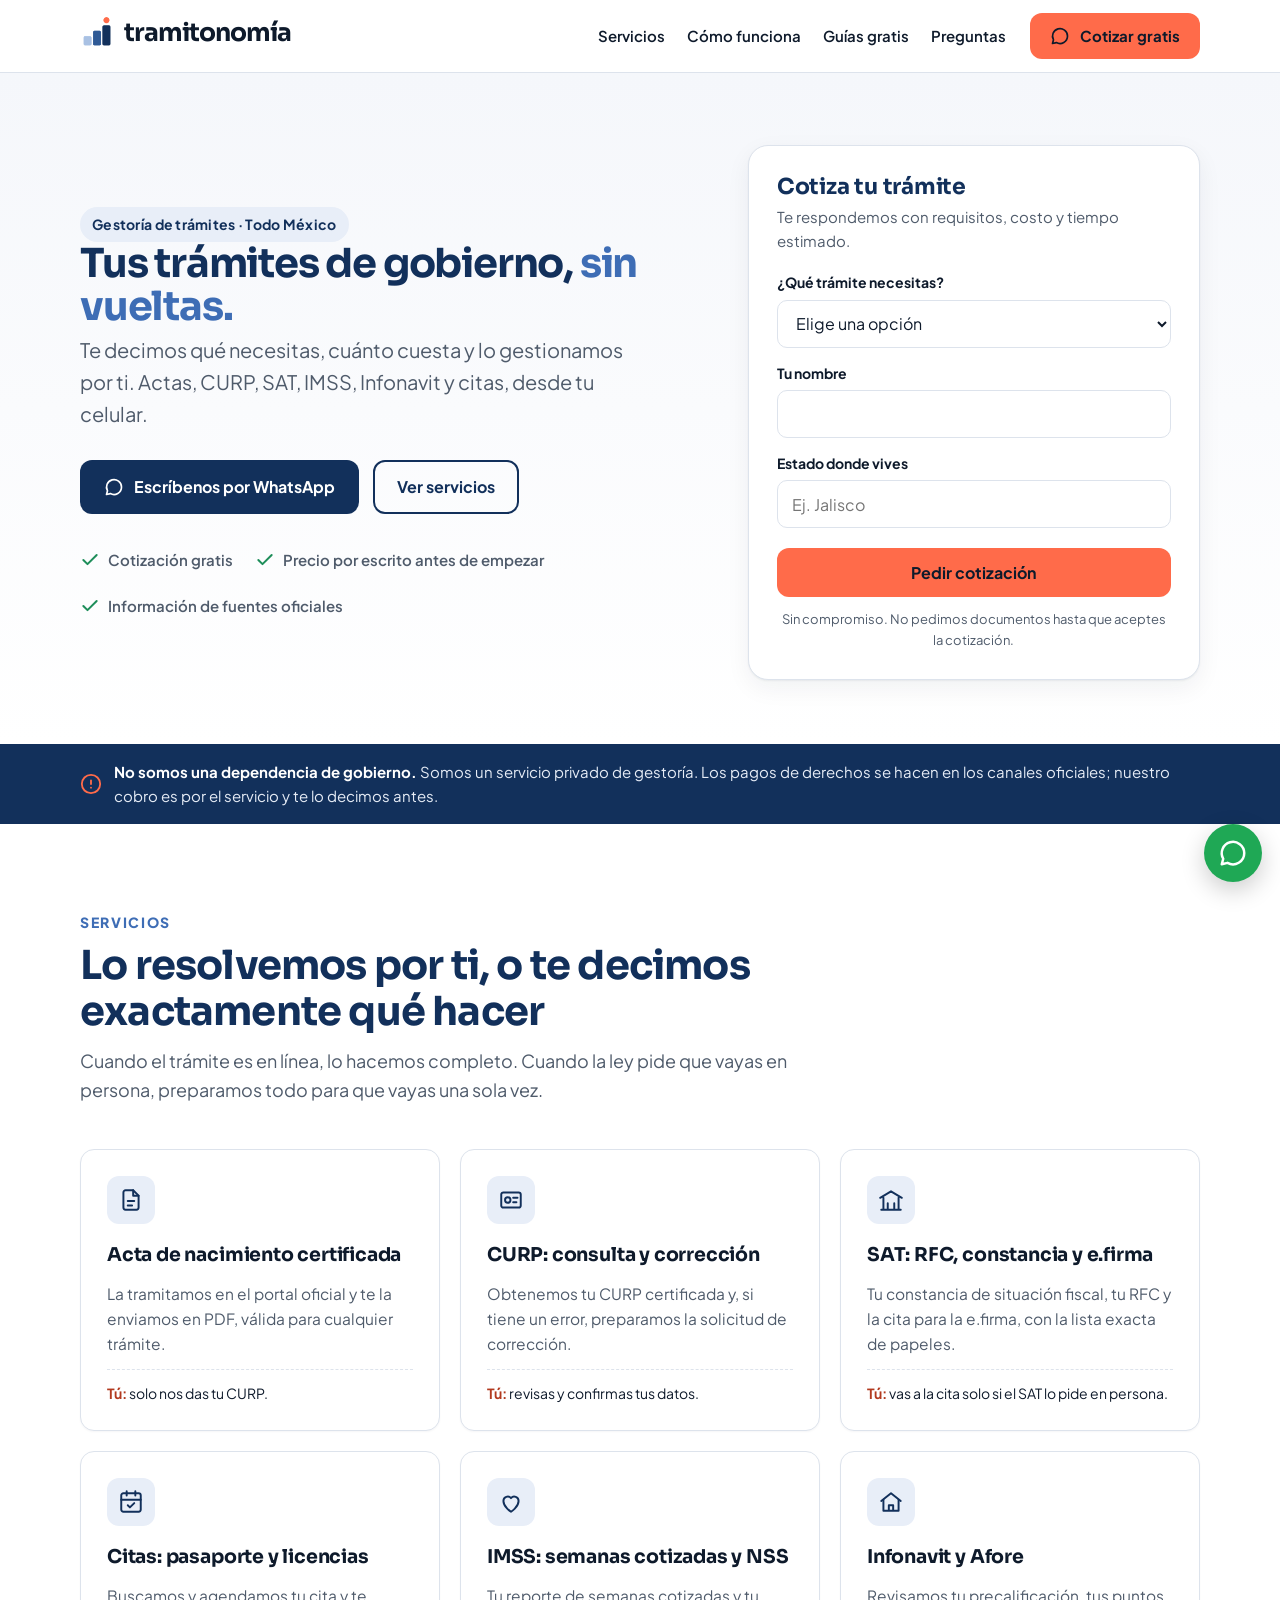
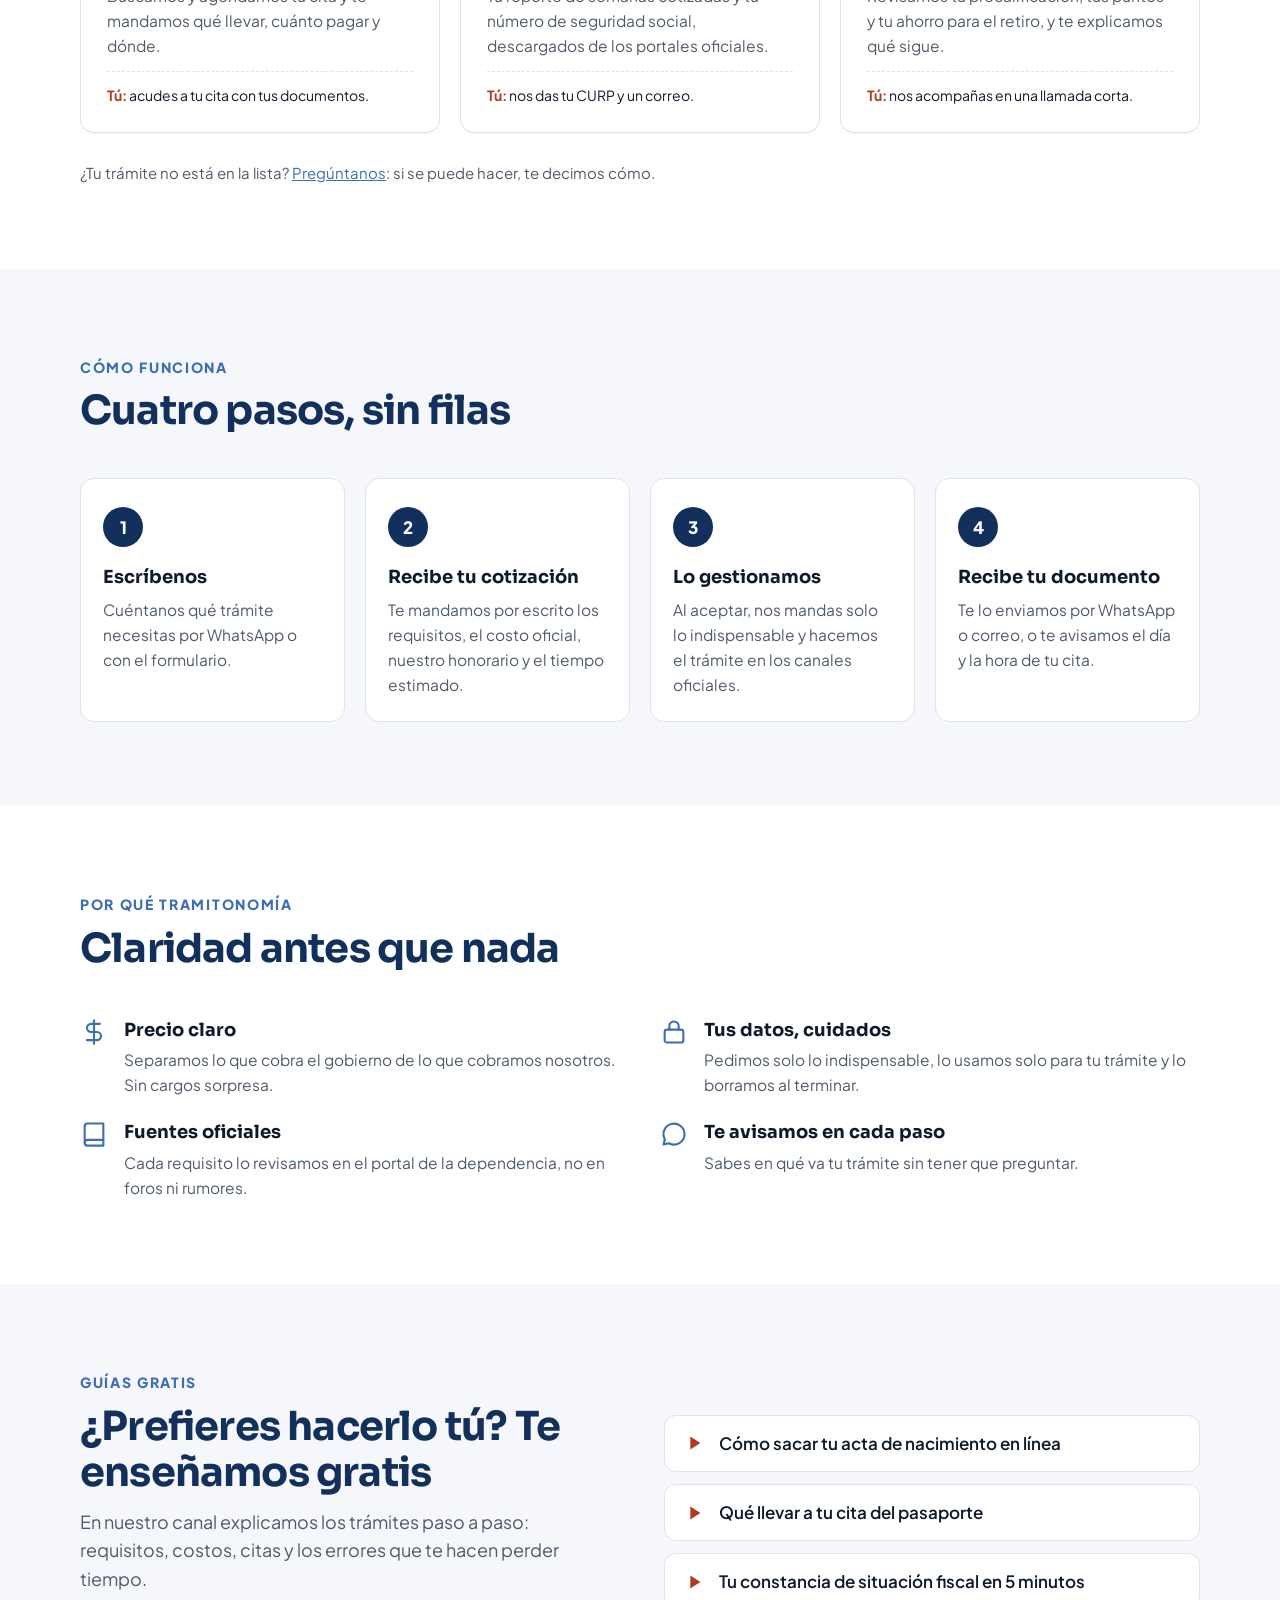
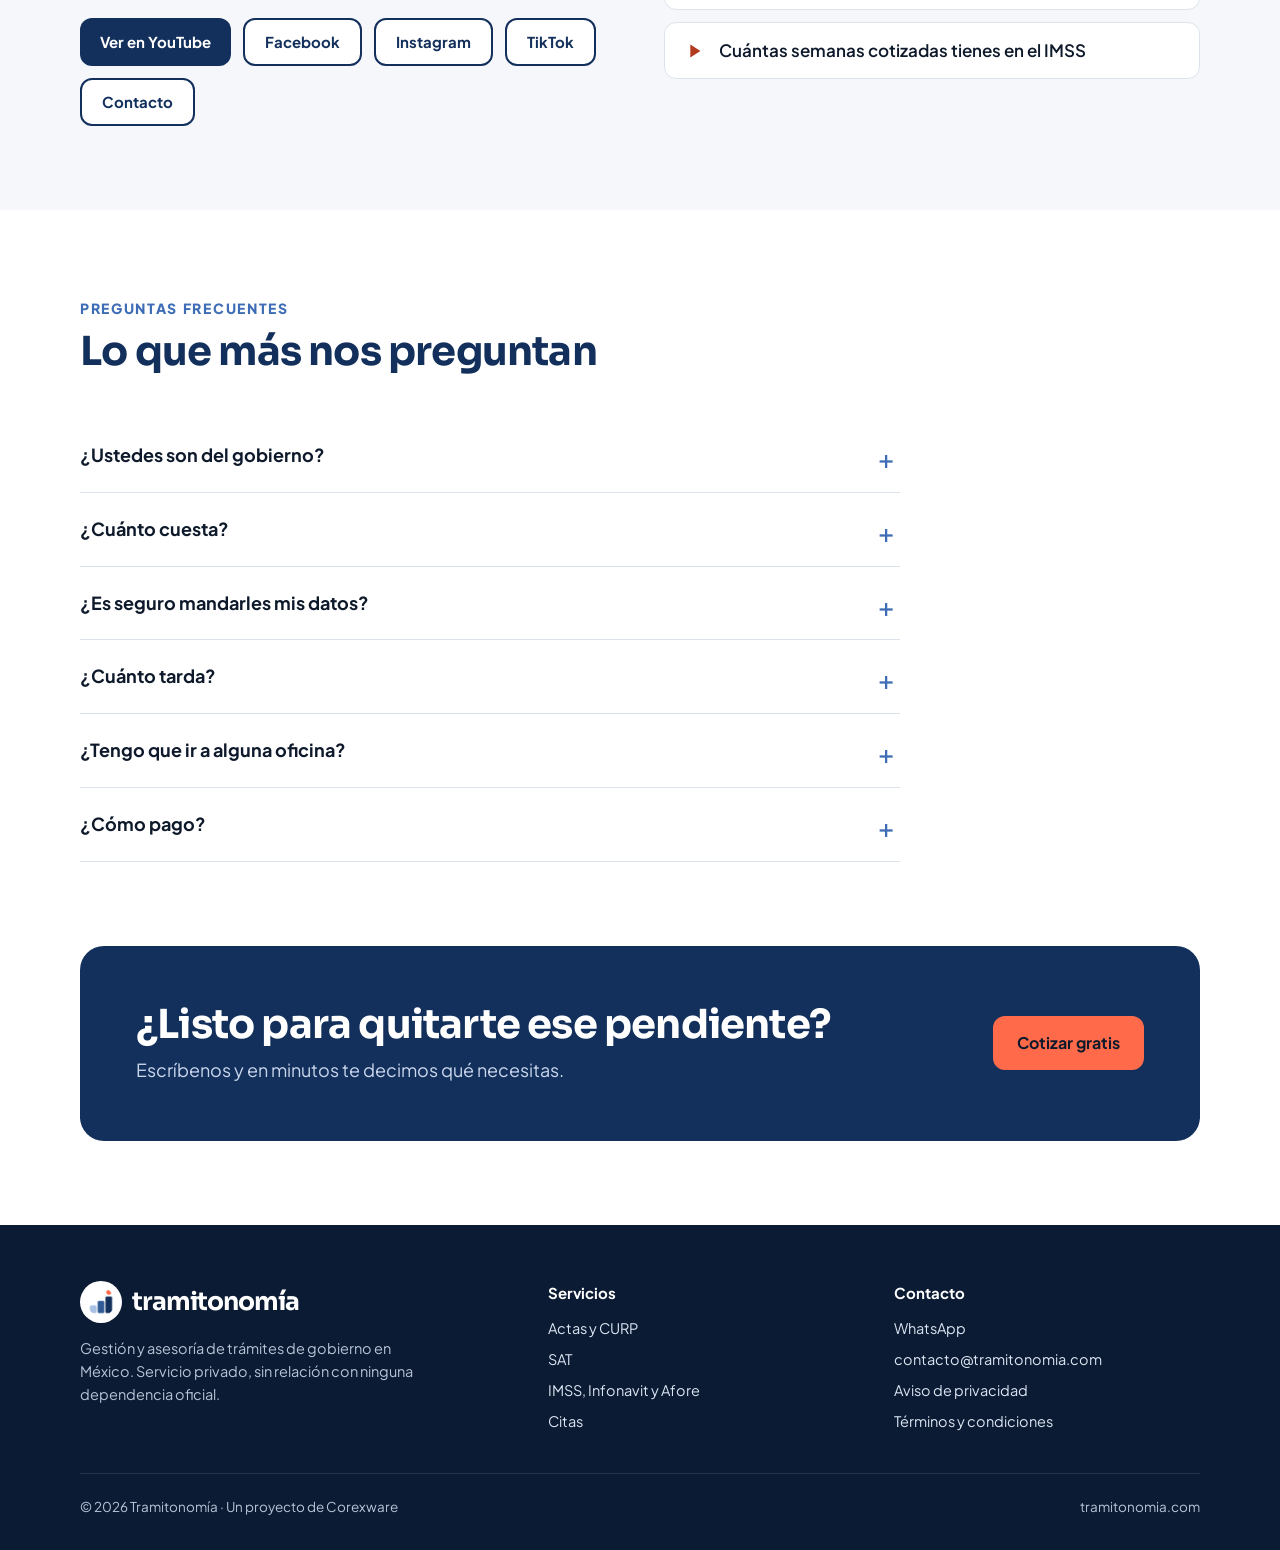
<file: index.html>
<!doctype html>
<html lang="es">
<head>
<meta charset="utf-8">
<meta name="viewport" content="width=device-width, initial-scale=1">
<title>Tramitonomía · Gestión de trámites de gobierno en México</title>
<meta name="description" content="Te decimos qué necesitas, cuánto cuesta y gestionamos tu trámite: actas, CURP, SAT, IMSS, Infonavit y citas. Cotización gratis por WhatsApp.">
<meta property="og:title" content="Tramitonomía · Tus trámites, paso a paso">
<meta property="og:description" content="Gestión de trámites de gobierno en México: actas, CURP, SAT, IMSS, Infonavit y citas. Cotización gratis.">
<meta property="og:image" content="https://tramitonomia.com/compartir.jpg">
<meta property="og:url" content="https://tramitonomia.com/">
<meta property="og:type" content="website">
<meta name="theme-color" content="#0F2340">
<link rel="icon" href="icono.png" type="image/png">
<link rel="apple-touch-icon" href="icono.png">
<link rel="preconnect" href="https://fonts.googleapis.com">
<link rel="preconnect" href="https://fonts.gstatic.com" crossorigin>
<link href="https://fonts.googleapis.com/css2?family=Plus+Jakarta+Sans:wght@400;500;600;700;800&family=Sora:wght@600;700&display=swap" rel="stylesheet">
<link rel="stylesheet" href="estilo.css">
<script type="application/ld+json">{"@context":"https://schema.org","@type":"ProfessionalService","name":"Tramitonomía","url":"https://tramitonomia.com/","email":"contacto@tramitonomia.com","areaServed":"MX","description":"Gestión y asesoría de trámites de gobierno en México."}</script>
</head>
<body>
<a href="#contenido" style="position:absolute;left:-9999px">Saltar al contenido</a>
<header class="barra">
  <div class="contenedor">
    <a class="marca" href="index.html"><span class="logo"><img src="simbolo.png" alt="" width="34" height="34"><span class="logo-txt">tramitonomía</span></span></a>
    <nav class="menu" aria-label="Menú principal">
      <a href="#servicios">Servicios</a>
      <a href="#como-funciona">Cómo funciona</a>
      <a href="#guias">Guías gratis</a>
      <a href="#preguntas">Preguntas</a>
    </nav>
    <a class="btn btn-primario js-wa" href="mailto:contacto@tramitonomia.com?subject=Cotizaci%C3%B3n%20de%20tr%C3%A1mite" data-msg="Hola, quiero cotizar un trámite.">
      <svg viewBox="0 0 24 24" fill="none" stroke="currentColor" stroke-width="2" stroke-linecap="round" stroke-linejoin="round" aria-hidden="true"><path d="M21 12a9 9 0 0 1-13.4 7.9L3 21l1.2-4.4A9 9 0 1 1 21 12z"></path></svg><span>Cotizar gratis</span>
    </a>
  </div>
</header>

<main id="contenido">
<section class="portada">
  <div class="contenedor">
    <div>
      <span class="etiqueta">Gestoría de trámites · Todo México</span>
      <h1>Tus trámites de gobierno, <em>sin vueltas.</em></h1>
      <p class="sub">Te decimos qué necesitas, cuánto cuesta y lo gestionamos por ti. Actas, CURP, SAT, IMSS, Infonavit y citas, desde tu celular.</p>
      <div class="acciones">
        <a class="btn btn-azul js-wa" href="mailto:contacto@tramitonomia.com?subject=Cotizaci%C3%B3n%20de%20tr%C3%A1mite" data-msg="Hola, quiero cotizar un trámite.">
          <svg viewBox="0 0 24 24" fill="none" stroke="currentColor" stroke-width="2" stroke-linecap="round" stroke-linejoin="round" aria-hidden="true"><path d="M21 12a9 9 0 0 1-13.4 7.9L3 21l1.2-4.4A9 9 0 1 1 21 12z"></path></svg>Escríbenos por WhatsApp
        </a>
        <a class="btn btn-borde" href="#servicios">Ver servicios</a>
      </div>
      <ul class="confianza">
        <li><svg viewBox="0 0 24 24" fill="none" stroke="currentColor" stroke-width="2.4" stroke-linecap="round" stroke-linejoin="round" aria-hidden="true"><path d="M20 6 9 17l-5-5"></path></svg>Cotización gratis</li>
        <li><svg viewBox="0 0 24 24" fill="none" stroke="currentColor" stroke-width="2.4" stroke-linecap="round" stroke-linejoin="round" aria-hidden="true"><path d="M20 6 9 17l-5-5"></path></svg>Precio por escrito antes de empezar</li>
        <li><svg viewBox="0 0 24 24" fill="none" stroke="currentColor" stroke-width="2.4" stroke-linecap="round" stroke-linejoin="round" aria-hidden="true"><path d="M20 6 9 17l-5-5"></path></svg>Información de fuentes oficiales</li>
      </ul>
    </div>

    <form class="cotiza" id="cotiza" aria-labelledby="cotiza-titulo">
      <h2 id="cotiza-titulo">Cotiza tu trámite</h2>
      <p>Te respondemos con requisitos, costo y tiempo estimado.</p>
      <div class="campo">
        <label for="c-tramite">¿Qué trámite necesitas?</label>
        <select id="c-tramite" required>
          <option value="">Elige una opción</option>
          <option>Acta de nacimiento certificada</option>
          <option>CURP (consulta o corrección)</option>
          <option>SAT: RFC, constancia o e.firma</option>
          <option>Cita para pasaporte</option>
          <option>IMSS: semanas cotizadas o NSS</option>
          <option>Infonavit o Afore</option>
          <option>Licencia de conducir</option>
          <option>Otro trámite</option>
        </select>
      </div>
      <div class="campo">
        <label for="c-nombre">Tu nombre</label>
        <input id="c-nombre" type="text" autocomplete="given-name" required>
      </div>
      <div class="campo">
        <label for="c-estado">Estado donde vives</label>
        <input id="c-estado" type="text" autocomplete="address-level1" placeholder="Ej. Jalisco">
      </div>
      <button class="btn btn-primario" type="submit">Pedir cotización</button>
      <small>Sin compromiso. No pedimos documentos hasta que aceptes la cotización.</small>
    </form>
  </div>
</section>

<div class="aviso" role="note">
  <div class="contenedor">
    <svg viewBox="0 0 24 24" fill="none" stroke="currentColor" stroke-width="2" stroke-linecap="round" stroke-linejoin="round" aria-hidden="true"><circle cx="12" cy="12" r="10"></circle><path d="M12 8v4M12 16h.01"></path></svg>
    <p style="margin:0"><strong>No somos una dependencia de gobierno.</strong> Somos un servicio privado de gestoría. Los pagos de derechos se hacen en los canales oficiales; nuestro cobro es por el servicio y te lo decimos antes.</p>
  </div>
</div>

<section class="bloque" id="servicios">
  <div class="contenedor">
    <div class="titulo">
      <span class="antetitulo">Servicios</span>
      <h2>Lo resolvemos por ti, o te decimos exactamente qué hacer</h2>
      <p>Cuando el trámite es en línea, lo hacemos completo. Cuando la ley pide que vayas en persona, preparamos todo para que vayas una sola vez.</p>
    </div>
    <div class="servicios">
      <article class="servicio">
        <div class="icono"><svg viewBox="0 0 24 24" fill="none" stroke="currentColor" stroke-width="1.8" stroke-linecap="round" stroke-linejoin="round" aria-hidden="true"><path d="M14 3H7a2 2 0 0 0-2 2v14a2 2 0 0 0 2 2h10a2 2 0 0 0 2-2V8z"></path><path d="M14 3v5h5M9 13h6M9 17h4"></path></svg></div>
        <h3>Acta de nacimiento certificada</h3>
        <p>La tramitamos en el portal oficial y te la enviamos en PDF, válida para cualquier trámite.</p>
        <div class="tu"><b>Tú:</b> solo nos das tu CURP.</div>
      </article>
      <article class="servicio">
        <div class="icono"><svg viewBox="0 0 24 24" fill="none" stroke="currentColor" stroke-width="1.8" stroke-linecap="round" stroke-linejoin="round" aria-hidden="true"><rect x="3" y="5" width="18" height="14" rx="2"></rect><circle cx="9" cy="12" r="2.5"></circle><path d="M14 10h4M14 14h3"></path></svg></div>
        <h3>CURP: consulta y corrección</h3>
        <p>Obtenemos tu CURP certificada y, si tiene un error, preparamos la solicitud de corrección.</p>
        <div class="tu"><b>Tú:</b> revisas y confirmas tus datos.</div>
      </article>
      <article class="servicio">
        <div class="icono"><svg viewBox="0 0 24 24" fill="none" stroke="currentColor" stroke-width="1.8" stroke-linecap="round" stroke-linejoin="round" aria-hidden="true"><path d="M3 21h18M5 21V10M19 21V10M9 21v-6M15 21v-6M2 10l10-6 10 6"></path></svg></div>
        <h3>SAT: RFC, constancia y e.firma</h3>
        <p>Tu constancia de situación fiscal, tu RFC y la cita para la e.firma, con la lista exacta de papeles.</p>
        <div class="tu"><b>Tú:</b> vas a la cita solo si el SAT lo pide en persona.</div>
      </article>
      <article class="servicio">
        <div class="icono"><svg viewBox="0 0 24 24" fill="none" stroke="currentColor" stroke-width="1.8" stroke-linecap="round" stroke-linejoin="round" aria-hidden="true"><rect x="3" y="4" width="18" height="17" rx="2"></rect><path d="M16 2v4M8 2v4M3 10h18M9 15l2 2 4-4"></path></svg></div>
        <h3>Citas: pasaporte y licencias</h3>
        <p>Buscamos y agendamos tu cita y te mandamos qué llevar, cuánto pagar y dónde.</p>
        <div class="tu"><b>Tú:</b> acudes a tu cita con tus documentos.</div>
      </article>
      <article class="servicio">
        <div class="icono"><svg viewBox="0 0 24 24" fill="none" stroke="currentColor" stroke-width="1.8" stroke-linecap="round" stroke-linejoin="round" aria-hidden="true"><path d="M12 21s-7-4.4-7-10a4 4 0 0 1 7-2.6A4 4 0 0 1 19 11c0 5.6-7 10-7 10z"></path></svg></div>
        <h3>IMSS: semanas cotizadas y NSS</h3>
        <p>Tu reporte de semanas cotizadas y tu número de seguridad social, descargados de los portales oficiales.</p>
        <div class="tu"><b>Tú:</b> nos das tu CURP y un correo.</div>
      </article>
      <article class="servicio">
        <div class="icono"><svg viewBox="0 0 24 24" fill="none" stroke="currentColor" stroke-width="1.8" stroke-linecap="round" stroke-linejoin="round" aria-hidden="true"><path d="M3 11 12 4l9 7"></path><path d="M5 10v10h14V10M10 20v-5h4v5"></path></svg></div>
        <h3>Infonavit y Afore</h3>
        <p>Revisamos tu precalificación, tus puntos y tu ahorro para el retiro, y te explicamos qué sigue.</p>
        <div class="tu"><b>Tú:</b> nos acompañas en una llamada corta.</div>
      </article>
    </div>
    <p class="nota-servicios">¿Tu trámite no está en la lista? <a class="js-wa" href="mailto:contacto@tramitonomia.com?subject=Otro%20tr%C3%A1mite" data-msg="Hola, necesito ayuda con un trámite que no está en la lista.">Pregúntanos</a>: si se puede hacer, te decimos cómo.</p>
  </div>
</section>

<section class="bloque gris" id="como-funciona">
  <div class="contenedor">
    <div class="titulo">
      <span class="antetitulo">Cómo funciona</span>
      <h2>Cuatro pasos, sin filas</h2>
    </div>
    <ol class="pasos">
      <li><h3>Escríbenos</h3><p>Cuéntanos qué trámite necesitas por WhatsApp o con el formulario.</p></li>
      <li><h3>Recibe tu cotización</h3><p>Te mandamos por escrito los requisitos, el costo oficial, nuestro honorario y el tiempo estimado.</p></li>
      <li><h3>Lo gestionamos</h3><p>Al aceptar, nos mandas solo lo indispensable y hacemos el trámite en los canales oficiales.</p></li>
      <li><h3>Recibe tu documento</h3><p>Te lo enviamos por WhatsApp o correo, o te avisamos el día y la hora de tu cita.</p></li>
    </ol>
  </div>
</section>

<section class="bloque">
  <div class="contenedor">
    <div class="titulo">
      <span class="antetitulo">Por qué Tramitonomía</span>
      <h2>Claridad antes que nada</h2>
    </div>
    <div class="razones">
      <div class="razon"><svg viewBox="0 0 24 24" fill="none" stroke="currentColor" stroke-width="1.8" stroke-linecap="round" stroke-linejoin="round" aria-hidden="true"><path d="M12 2v20M17 5H9.5a3.5 3.5 0 0 0 0 7h5a3.5 3.5 0 0 1 0 7H6"></path></svg><div><h3>Precio claro</h3><p>Separamos lo que cobra el gobierno de lo que cobramos nosotros. Sin cargos sorpresa.</p></div></div>
      <div class="razon"><svg viewBox="0 0 24 24" fill="none" stroke="currentColor" stroke-width="1.8" stroke-linecap="round" stroke-linejoin="round" aria-hidden="true"><rect x="4" y="10" width="16" height="11" rx="2"></rect><path d="M8 10V7a4 4 0 0 1 8 0v3"></path></svg><div><h3>Tus datos, cuidados</h3><p>Pedimos solo lo indispensable, lo usamos solo para tu trámite y lo borramos al terminar.</p></div></div>
      <div class="razon"><svg viewBox="0 0 24 24" fill="none" stroke="currentColor" stroke-width="1.8" stroke-linecap="round" stroke-linejoin="round" aria-hidden="true"><path d="M4 19.5A2.5 2.5 0 0 1 6.5 17H20V3H6.5A2.5 2.5 0 0 0 4 5.5z"></path><path d="M4 19.5A2.5 2.5 0 0 0 6.5 22H20v-5"></path></svg><div><h3>Fuentes oficiales</h3><p>Cada requisito lo revisamos en el portal de la dependencia, no en foros ni rumores.</p></div></div>
      <div class="razon"><svg viewBox="0 0 24 24" fill="none" stroke="currentColor" stroke-width="1.8" stroke-linecap="round" stroke-linejoin="round" aria-hidden="true"><path d="M21 12a9 9 0 0 1-13.4 7.9L3 21l1.2-4.4A9 9 0 1 1 21 12z"></path></svg><div><h3>Te avisamos en cada paso</h3><p>Sabes en qué va tu trámite sin tener que preguntar.</p></div></div>
    </div>
  </div>
</section>

<section class="bloque gris" id="guias">
  <div class="contenedor guias">
    <div>
      <span class="antetitulo" style="color:var(--azul-2);font-weight:800;font-size:14px;letter-spacing:.12em;text-transform:uppercase">Guías gratis</span>
      <h2>¿Prefieres hacerlo tú? Te enseñamos gratis</h2>
      <p style="color:var(--gris);font-size:18px;margin:0">En nuestro canal explicamos los trámites paso a paso: requisitos, costos, citas y los errores que te hacen perder tiempo.</p>
      <div class="botones">
    <a class="boton" href="https://www.youtube.com/@tramitonomia" rel="noopener">Ver en YouTube</a>
    <a class="boton secundario" href="https://www.facebook.com/tramitonomia" rel="noopener">Facebook</a>
    <a class="boton secundario" href="https://www.instagram.com/tramitonomia/" rel="noopener">Instagram</a>
    <a class="boton secundario" href="https://www.tiktok.com/@tramitonomia.com" rel="noopener">TikTok</a>
    <a class="boton secundario" href="mailto:contacto@tramitonomia.com">Contacto</a>
      </div>
    </div>
    <ul class="lista-guias">
      <li><svg viewBox="0 0 24 24" fill="currentColor" aria-hidden="true"><path d="M8 5v14l11-7z"></path></svg>Cómo sacar tu acta de nacimiento en línea</li>
      <li><svg viewBox="0 0 24 24" fill="currentColor" aria-hidden="true"><path d="M8 5v14l11-7z"></path></svg>Qué llevar a tu cita del pasaporte</li>
      <li><svg viewBox="0 0 24 24" fill="currentColor" aria-hidden="true"><path d="M8 5v14l11-7z"></path></svg>Tu constancia de situación fiscal en 5 minutos</li>
      <li><svg viewBox="0 0 24 24" fill="currentColor" aria-hidden="true"><path d="M8 5v14l11-7z"></path></svg>Cuántas semanas cotizadas tienes en el IMSS</li>
    </ul>
  </div>
</section>

<section class="bloque" id="preguntas">
  <div class="contenedor">
    <div class="titulo">
      <span class="antetitulo">Preguntas frecuentes</span>
      <h2>Lo que más nos preguntan</h2>
    </div>
    <div class="preguntas">
      <details><summary>¿Ustedes son del gobierno?</summary><p>No. Tramitonomía es un servicio privado de gestoría y asesoría. Los derechos oficiales se pagan a la dependencia; nuestro honorario es aparte y siempre te lo decimos por escrito antes de empezar.</p></details>
      <details><summary>¿Cuánto cuesta?</summary><p>Depende del trámite. Cotizar es gratis: te mandamos el costo oficial, nuestro honorario y el tiempo estimado, y tú decides si seguimos.</p></details>
      <details><summary>¿Es seguro mandarles mis datos?</summary><p>Pedimos solo los datos indispensables para tu trámite, no los compartimos con nadie más y los borramos al terminar. Nunca te pediremos contraseñas de tu banco. Consulta nuestro <a href="privacidad.html">aviso de privacidad</a>.</p></details>
      <details><summary>¿Cuánto tarda?</summary><p>Muchos trámites en línea quedan el mismo día. Los que llevan cita dependen de la disponibilidad de la dependencia; te damos el tiempo estimado al cotizar.</p></details>
      <details><summary>¿Tengo que ir a alguna oficina?</summary><p>Solo cuando la ley lo exige (por ejemplo, el pasaporte o la e.firma). En esos casos agendamos tu cita y te preparamos todo para que vayas una sola vez.</p></details>
      <details><summary>¿Cómo pago?</summary><p>Al aceptar tu cotización te enviamos los datos de pago de nuestro honorario. Los derechos oficiales se pagan en los canales de la dependencia.</p></details>
    </div>
  </div>
</section>

<section class="contenedor">
  <div class="final">
    <div>
      <h2>¿Listo para quitarte ese pendiente?</h2>
      <p>Escríbenos y en minutos te decimos qué necesitas.</p>
    </div>
    <a class="btn btn-primario js-wa" href="mailto:contacto@tramitonomia.com?subject=Cotizaci%C3%B3n%20de%20tr%C3%A1mite" data-msg="Hola, quiero cotizar un trámite.">Cotizar gratis</a>
  </div>
</section>
</main>

<footer>
  <div class="contenedor">
    <div class="cols">
      <div>
        <span class="logo logo-blanco"><img src="simbolo.png" alt="" width="34" height="34"><span class="logo-txt">tramitonomía</span></span>
        <p style="margin:0;max-width:340px">Gestión y asesoría de trámites de gobierno en México. Servicio privado, sin relación con ninguna dependencia oficial.</p>
      </div>
      <div>
        <h4>Servicios</h4>
        <ul><li><a href="#servicios">Actas y CURP</a></li><li><a href="#servicios">SAT</a></li><li><a href="#servicios">IMSS, Infonavit y Afore</a></li><li><a href="#servicios">Citas</a></li></ul>
      </div>
      <div>
        <h4>Contacto</h4>
        <ul><li><a class="js-wa" href="mailto:contacto@tramitonomia.com" data-msg="Hola, tengo una pregunta.">WhatsApp</a></li><li><a href="mailto:contacto@tramitonomia.com">contacto@tramitonomia.com</a></li><li><a href="privacidad.html">Aviso de privacidad</a></li><li><a href="terminos.html">Términos y condiciones</a></li></ul>
      </div>
    </div>
    <div class="legal-pie"><span>© 2026 Tramitonomía · Un proyecto de Corexware</span><span>tramitonomia.com</span></div>
  </div>
</footer>

<a class="flotante js-wa" href="mailto:contacto@tramitonomia.com" data-msg="Hola, quiero información sobre un trámite." aria-label="Escríbenos por WhatsApp">
  <svg viewBox="0 0 24 24" fill="none" stroke="currentColor" stroke-width="2" stroke-linecap="round" stroke-linejoin="round" aria-hidden="true"><path d="M21 12a9 9 0 0 1-13.4 7.9L3 21l1.2-4.4A9 9 0 1 1 21 12z"></path></svg>
</a>
<script src="contacto.js"></script>
</body>
</html>
</file>
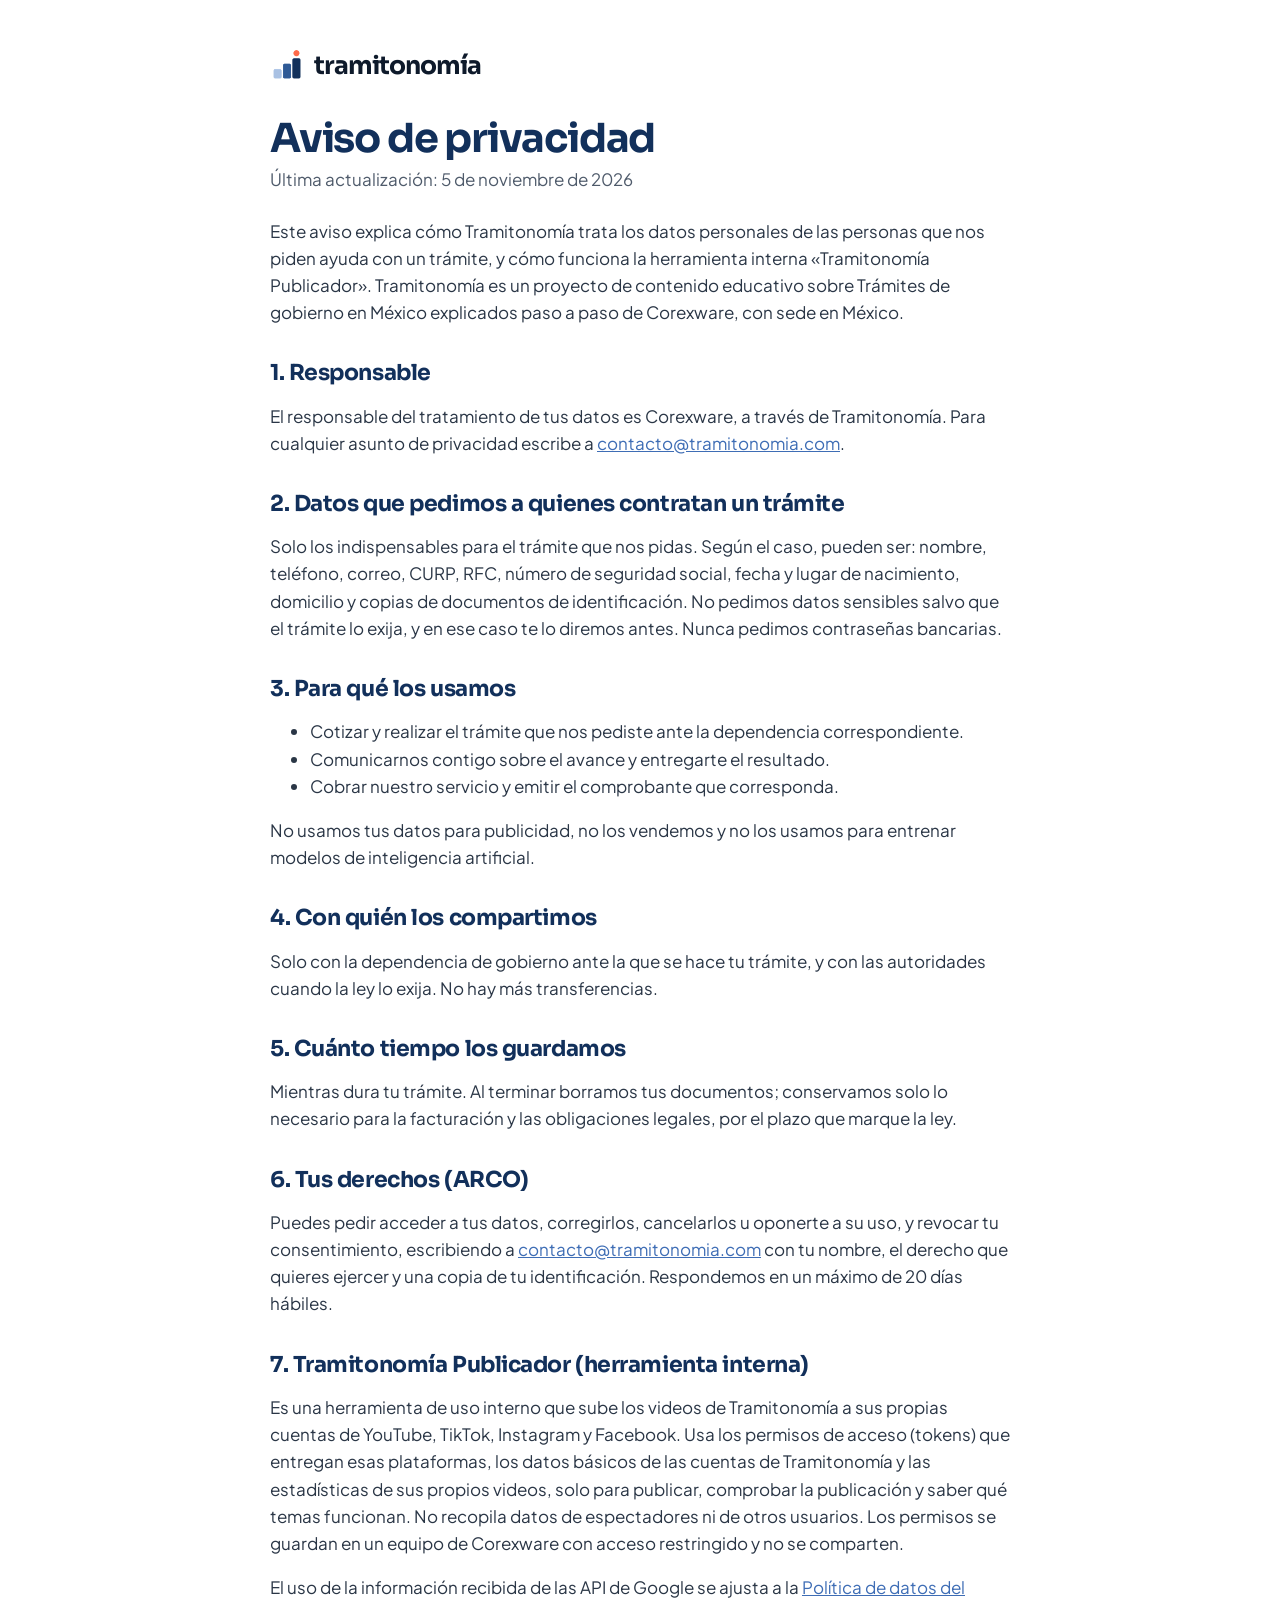
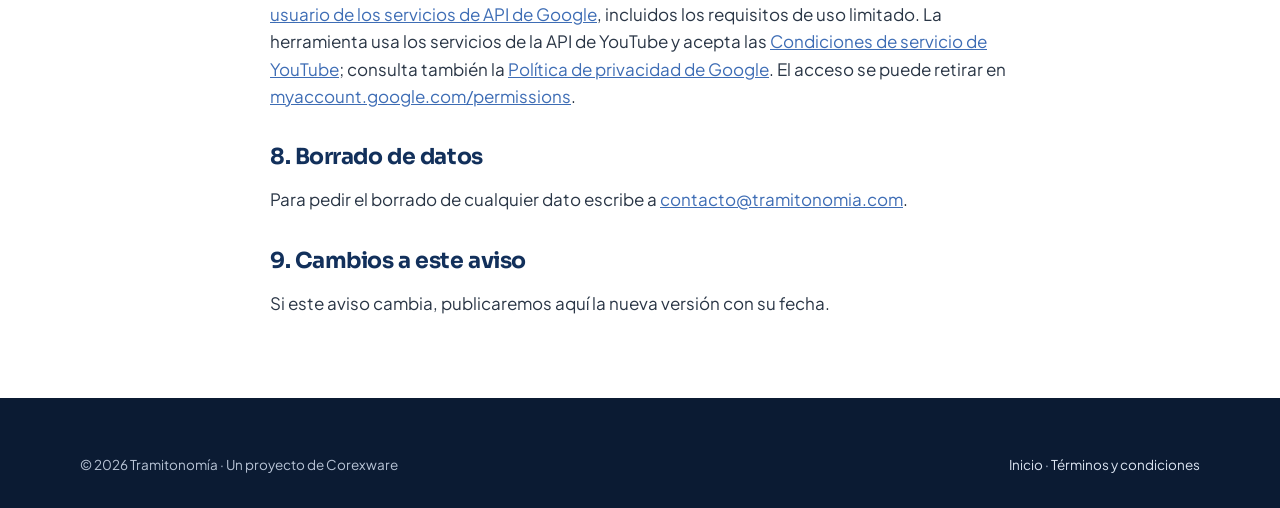
<file: privacidad.html>
<!doctype html>
<html lang="es">
<head>
<meta charset="utf-8">
<meta name="viewport" content="width=device-width, initial-scale=1">
<title>Aviso de privacidad · Tramitonomía</title>
<link rel="icon" href="icono.png" type="image/png">
<link rel="preconnect" href="https://fonts.googleapis.com">
<link rel="preconnect" href="https://fonts.gstatic.com" crossorigin>
<link href="https://fonts.googleapis.com/css2?family=Plus+Jakarta+Sans:wght@400;600;700;800&family=Sora:wght@600;700&display=swap" rel="stylesheet">
<link rel="stylesheet" href="estilo.css">
</head>
<body class="pagina-legal">
<main class="legal">
  <header><a href="index.html"><span class="logo"><img src="simbolo.png" alt="" width="34" height="34"><span class="logo-txt">tramitonomía</span></span></a></header>

  <h1>Aviso de privacidad</h1>
  <p class="fecha">Última actualización: 5 de noviembre de 2026</p>

  <p>Este aviso explica cómo Tramitonomía trata los datos personales de las personas que nos piden ayuda con un trámite, y cómo funciona la herramienta interna «Tramitonomía Publicador». Tramitonomía es un proyecto de contenido educativo sobre Trámites de gobierno en México explicados paso a paso de Corexware, con sede en México.</p>

  <h2>1. Responsable</h2>
  <p>El responsable del tratamiento de tus datos es Corexware, a través de Tramitonomía. Para cualquier asunto de privacidad escribe a <a href="mailto:contacto@tramitonomia.com">contacto@tramitonomia.com</a>.</p>

  <h2>2. Datos que pedimos a quienes contratan un trámite</h2>
  <p>Solo los indispensables para el trámite que nos pidas. Según el caso, pueden ser: nombre, teléfono, correo, CURP, RFC, número de seguridad social, fecha y lugar de nacimiento, domicilio y copias de documentos de identificación. No pedimos datos sensibles salvo que el trámite lo exija, y en ese caso te lo diremos antes. Nunca pedimos contraseñas bancarias.</p>

  <h2>3. Para qué los usamos</h2>
  <ul>
    <li>Cotizar y realizar el trámite que nos pediste ante la dependencia correspondiente.</li>
    <li>Comunicarnos contigo sobre el avance y entregarte el resultado.</li>
    <li>Cobrar nuestro servicio y emitir el comprobante que corresponda.</li>
  </ul>
  <p>No usamos tus datos para publicidad, no los vendemos y no los usamos para entrenar modelos de inteligencia artificial.</p>

  <h2>4. Con quién los compartimos</h2>
  <p>Solo con la dependencia de gobierno ante la que se hace tu trámite, y con las autoridades cuando la ley lo exija. No hay más transferencias.</p>

  <h2>5. Cuánto tiempo los guardamos</h2>
  <p>Mientras dura tu trámite. Al terminar borramos tus documentos; conservamos solo lo necesario para la facturación y las obligaciones legales, por el plazo que marque la ley.</p>

  <h2>6. Tus derechos (ARCO)</h2>
  <p>Puedes pedir acceder a tus datos, corregirlos, cancelarlos u oponerte a su uso, y revocar tu consentimiento, escribiendo a <a href="mailto:contacto@tramitonomia.com">contacto@tramitonomia.com</a> con tu nombre, el derecho que quieres ejercer y una copia de tu identificación. Respondemos en un máximo de 20 días hábiles.</p>

  <h2>7. Tramitonomía Publicador (herramienta interna)</h2>
  <p>Es una herramienta de uso interno que sube los videos de Tramitonomía a sus propias cuentas de YouTube, TikTok, Instagram y Facebook. Usa los permisos de acceso (tokens) que entregan esas plataformas, los datos básicos de las cuentas de Tramitonomía y las estadísticas de sus propios videos, solo para publicar, comprobar la publicación y saber qué temas funcionan. No recopila datos de espectadores ni de otros usuarios. Los permisos se guardan en un equipo de Corexware con acceso restringido y no se comparten.</p>
  <p>El uso de la información recibida de las API de Google se ajusta a la <a href="https://developers.google.com/terms/api-services-user-data-policy">Política de datos del usuario de los servicios de API de Google</a>, incluidos los requisitos de uso limitado. La herramienta usa los servicios de la API de YouTube y acepta las <a href="https://www.youtube.com/t/terms">Condiciones de servicio de YouTube</a>; consulta también la <a href="https://policies.google.com/privacy">Política de privacidad de Google</a>. El acceso se puede retirar en <a href="https://myaccount.google.com/permissions">myaccount.google.com/permissions</a>.</p>

  <h2 id="borrado">8. Borrado de datos</h2>
  <p>Para pedir el borrado de cualquier dato escribe a <a href="mailto:contacto@tramitonomia.com">contacto@tramitonomia.com</a>.</p>

  <h2>9. Cambios a este aviso</h2>
  <p>Si este aviso cambia, publicaremos aquí la nueva versión con su fecha.</p>
</main>
<footer>
  <div class="contenedor">
    <div class="legal-pie" style="border-top:0;margin-top:0;padding-top:0"><span>© 2026 Tramitonomía · Un proyecto de Corexware</span><span><a href="index.html">Inicio</a> · <a href="terminos.html">Términos y condiciones</a></span></div>
  </div>
</footer>
</body>
</html>
</file>
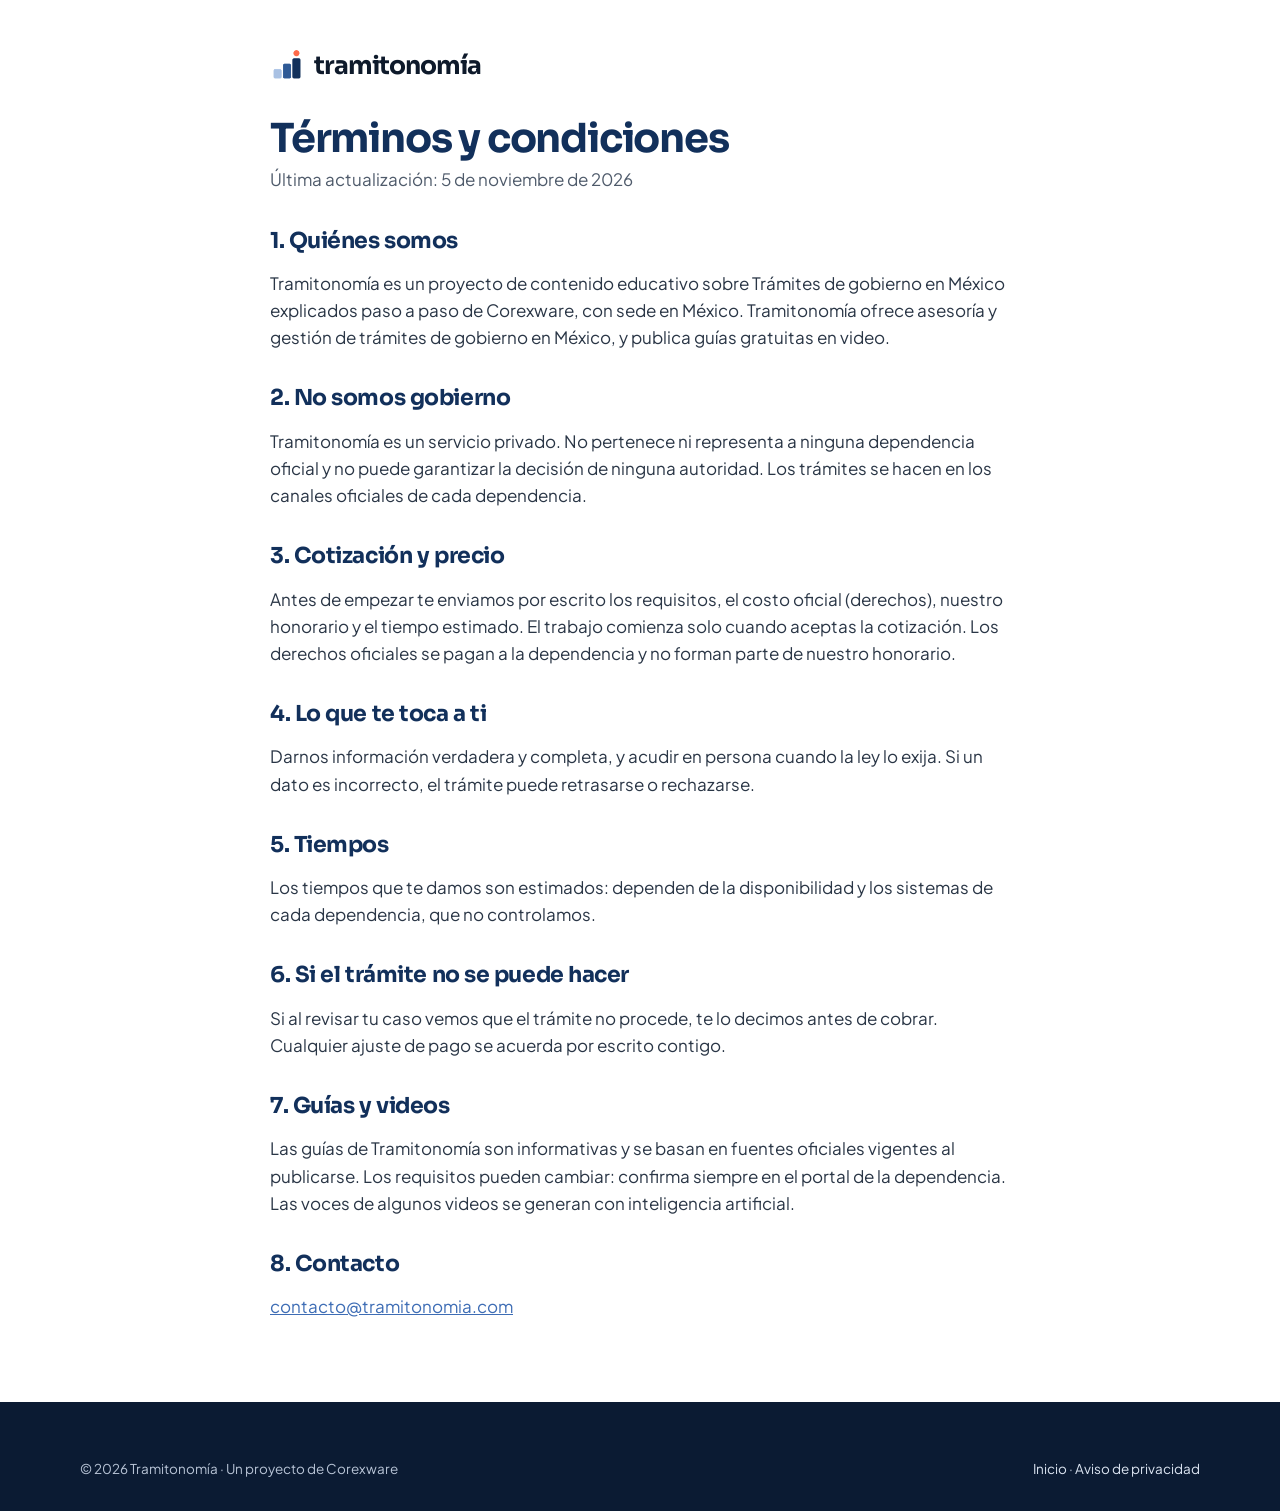
<file: terminos.html>
<!doctype html>
<html lang="es">
<head>
<meta charset="utf-8">
<meta name="viewport" content="width=device-width, initial-scale=1">
<title>Términos y condiciones · Tramitonomía</title>
<link rel="icon" href="icono.png" type="image/png">
<link rel="preconnect" href="https://fonts.googleapis.com">
<link rel="preconnect" href="https://fonts.gstatic.com" crossorigin>
<link href="https://fonts.googleapis.com/css2?family=Plus+Jakarta+Sans:wght@400;600;700;800&family=Sora:wght@600;700&display=swap" rel="stylesheet">
<link rel="stylesheet" href="estilo.css">
</head>
<body class="pagina-legal">
<main class="legal">
  <header><a href="index.html"><span class="logo"><img src="simbolo.png" alt="" width="34" height="34"><span class="logo-txt">tramitonomía</span></span></a></header>

  <h1>Términos y condiciones</h1>
  <p class="fecha">Última actualización: 5 de noviembre de 2026</p>

  <h2>1. Quiénes somos</h2>
  <p>Tramitonomía es un proyecto de contenido educativo sobre Trámites de gobierno en México explicados paso a paso de Corexware, con sede en México. Tramitonomía ofrece asesoría y gestión de trámites de gobierno en México, y publica guías gratuitas en video.</p>

  <h2>2. No somos gobierno</h2>
  <p>Tramitonomía es un servicio privado. No pertenece ni representa a ninguna dependencia oficial y no puede garantizar la decisión de ninguna autoridad. Los trámites se hacen en los canales oficiales de cada dependencia.</p>

  <h2>3. Cotización y precio</h2>
  <p>Antes de empezar te enviamos por escrito los requisitos, el costo oficial (derechos), nuestro honorario y el tiempo estimado. El trabajo comienza solo cuando aceptas la cotización. Los derechos oficiales se pagan a la dependencia y no forman parte de nuestro honorario.</p>

  <h2>4. Lo que te toca a ti</h2>
  <p>Darnos información verdadera y completa, y acudir en persona cuando la ley lo exija. Si un dato es incorrecto, el trámite puede retrasarse o rechazarse.</p>

  <h2>5. Tiempos</h2>
  <p>Los tiempos que te damos son estimados: dependen de la disponibilidad y los sistemas de cada dependencia, que no controlamos.</p>

  <h2>6. Si el trámite no se puede hacer</h2>
  <p>Si al revisar tu caso vemos que el trámite no procede, te lo decimos antes de cobrar. Cualquier ajuste de pago se acuerda por escrito contigo.</p>

  <h2>7. Guías y videos</h2>
  <p>Las guías de Tramitonomía son informativas y se basan en fuentes oficiales vigentes al publicarse. Los requisitos pueden cambiar: confirma siempre en el portal de la dependencia. Las voces de algunos videos se generan con inteligencia artificial.</p>

  <h2>8. Contacto</h2>
  <p><a href="mailto:contacto@tramitonomia.com">contacto@tramitonomia.com</a></p>
</main>
<footer>
  <div class="contenedor">
    <div class="legal-pie" style="border-top:0;margin-top:0;padding-top:0"><span>© 2026 Tramitonomía · Un proyecto de Corexware</span><span><a href="index.html">Inicio</a> · <a href="privacidad.html">Aviso de privacidad</a></span></div>
  </div>
</footer>
</body>
</html>
</file>
<file: estilo.css>
/* Tramitonomía · sitio del negocio de trámites (5 nov 2026). Marca: diseño A «Folio aprobado». */
:root{
  --azul:#12305B; --azul-2:#3E6DB5; --azul-claro:#E8EEF8; --ambar:#FF6B4A; --ambar-osc:#B23A1F;
  --tinta:#0E1A2B; --gris:#4F5B6B; --linea:#DDE3EC; --fondo:#F5F7FB; --blanco:#FFFFFF;
  --radio:14px; --sombra:0 1px 2px rgba(14,26,43,.06),0 8px 24px rgba(14,26,43,.06);
}
*{box-sizing:border-box}
html{scroll-behavior:smooth}
body{margin:0;font-family:'Plus Jakarta Sans',system-ui,-apple-system,'Segoe UI',sans-serif;color:var(--tinta);background:var(--blanco);line-height:1.6;font-size:17px;-webkit-font-smoothing:antialiased}
img{max-width:100%;display:block}
a{color:var(--azul-2)}
a:hover{color:var(--azul)}
:focus-visible{outline:3px solid var(--ambar);outline-offset:2px;border-radius:6px}
.contenedor{max-width:1160px;margin:0 auto;padding:0 20px}

/* --- encabezado --- */
.barra{position:sticky;top:0;z-index:10;background:rgba(255,255,255,.94);backdrop-filter:saturate(1.4) blur(8px);border-bottom:1px solid var(--linea)}
.barra .contenedor{display:flex;align-items:center;gap:24px;min-height:72px}
.marca{text-decoration:none}
.logo{display:inline-flex;align-items:center;gap:10px}
.logo img{width:34px;height:34px}
.logo-txt{font-family:'Sora',sans-serif;font-weight:700;font-size:25px;letter-spacing:-.04em;color:var(--tinta);line-height:1}
.logo-txt b{font-weight:800;color:var(--azul-2)}
.logo-blanco{margin-bottom:14px}
.logo-blanco img{background:#fff;border-radius:50%;padding:7px;width:42px;height:42px;box-sizing:border-box}
.logo-blanco .logo-txt{color:#fff}
.logo-blanco .logo-txt b{color:#8FB3F0}
.menu{display:flex;gap:22px;margin-left:auto;flex-wrap:wrap}
.menu a{color:var(--tinta);text-decoration:none;font-weight:600;font-size:15px}
.menu a:hover{color:var(--azul-2)}
.btn{display:inline-flex;align-items:center;justify-content:center;gap:10px;min-height:48px;padding:12px 22px;border-radius:12px;font-weight:700;font-size:16px;text-decoration:none;border:2px solid transparent;cursor:pointer;font-family:inherit;transition:transform .12s ease,background .12s ease}
.btn:hover{transform:translateY(-1px)}
.btn-primario{background:var(--ambar);color:var(--tinta)}
.btn-primario:hover{background:#FF8466;color:var(--tinta)}
.btn-azul{background:var(--azul);color:#fff}
.btn-azul:hover{background:#0B2346;color:#fff}
.btn-borde{background:transparent;color:var(--azul);border-color:var(--azul)}
.btn-borde:hover{background:var(--azul-claro);color:var(--azul)}
.btn svg{width:20px;height:20px;flex:none}
.barra .btn{min-height:44px;padding:9px 18px;font-size:15px}

/* --- portada --- */
.portada{background:linear-gradient(180deg,var(--fondo),#fff);padding:72px 0 64px}
.portada .contenedor{display:grid;grid-template-columns:1.15fr .85fr;gap:56px;align-items:center}
.etiqueta{display:inline-block;background:var(--azul-claro);color:var(--azul);font-weight:700;font-size:14px;padding:6px 12px;border-radius:999px;letter-spacing:.02em}
h1,h2,h3,.final h2{font-family:'Sora','Plus Jakarta Sans',sans-serif}
h1{font-size:clamp(36px,5vw,58px);line-height:1.08;letter-spacing:-.03em;margin:18px 0 18px;color:var(--azul)}
h1 em{font-style:normal;color:var(--azul-2)}
.portada p.sub{font-size:20px;color:var(--gris);max-width:560px;margin:0 0 30px}
.acciones{display:flex;gap:14px;flex-wrap:wrap}
.confianza{display:flex;gap:22px;flex-wrap:wrap;margin:34px 0 0;padding:0;list-style:none;color:var(--gris);font-size:15px;font-weight:600}
.confianza li{display:flex;align-items:center;gap:8px}
.confianza svg{width:20px;height:20px;color:#1E8E5A;flex:none}

/* tarjeta de cotización */
.cotiza{background:#fff;border:1px solid var(--linea);border-radius:20px;box-shadow:var(--sombra);padding:28px}
.cotiza h2{font-size:22px;margin:0 0 6px;color:var(--azul);letter-spacing:-.01em}
.cotiza p{margin:0 0 18px;color:var(--gris);font-size:15px}
.campo{display:flex;flex-direction:column;gap:6px;margin-bottom:14px}
.campo label{font-weight:700;font-size:14px}
.campo select,.campo input{font:inherit;font-size:16px;min-height:48px;padding:10px 14px;border:1.5px solid var(--linea);border-radius:10px;background:#fff;color:var(--tinta)}
.campo select:focus,.campo input:focus{border-color:var(--azul-2);outline:none;box-shadow:0 0 0 3px rgba(62,109,181,.18)}
.cotiza .btn{width:100%;margin-top:6px}
.cotiza small{display:block;margin-top:12px;color:var(--gris);font-size:13px;text-align:center}

/* aviso: no somos gobierno */
.aviso{background:var(--azul);color:#E6ECF6;font-size:15px}
.aviso .contenedor{display:flex;gap:12px;align-items:center;padding:16px 20px}
.aviso svg{width:22px;height:22px;flex:none;color:var(--ambar)}
.aviso strong{color:#fff}

/* --- secciones --- */
section.bloque{padding:84px 0}
section.gris{background:var(--fondo)}
.titulo{max-width:720px;margin:0 0 44px}
.titulo .antetitulo{color:var(--azul-2);font-weight:800;font-size:14px;letter-spacing:.12em;text-transform:uppercase}
h2{font-size:clamp(28px,3.4vw,40px);line-height:1.15;letter-spacing:-.02em;margin:8px 0 12px;color:var(--azul)}
.titulo p{color:var(--gris);font-size:18px;margin:0}

/* servicios */
.servicios{display:grid;grid-template-columns:repeat(3,minmax(0,1fr));gap:20px}
.servicio{background:#fff;border:1px solid var(--linea);border-radius:var(--radio);padding:26px;display:flex;flex-direction:column;gap:12px;box-shadow:0 1px 2px rgba(14,26,43,.04)}
.servicio .icono{width:48px;height:48px;border-radius:12px;background:var(--azul-claro);color:var(--azul);display:flex;align-items:center;justify-content:center}
.servicio .icono svg{width:26px;height:26px}
.servicio h3{margin:4px 0 0;font-size:19px;color:var(--tinta);letter-spacing:-.01em}
.servicio p{margin:0;color:var(--gris);font-size:15.5px}
.servicio .tu{margin-top:auto;padding-top:12px;border-top:1px dashed var(--linea);font-size:14px;color:var(--tinta)}
.servicio .tu b{color:var(--ambar-osc)}
.nota-servicios{margin:28px 0 0;color:var(--gris);font-size:15px}

/* pasos */
.pasos{display:grid;grid-template-columns:repeat(4,minmax(0,1fr));gap:20px;counter-reset:paso;margin:0;padding:0;list-style:none}
.pasos li{position:relative;background:#fff;border:1px solid var(--linea);border-radius:var(--radio);padding:28px 22px 24px}
.pasos li::before{counter-increment:paso;content:counter(paso);display:flex;align-items:center;justify-content:center;width:40px;height:40px;border-radius:50%;background:var(--azul);color:#fff;font-weight:800;margin-bottom:16px}
.pasos h3{margin:0 0 6px;font-size:18px}
.pasos p{margin:0;color:var(--gris);font-size:15.5px}

/* razones */
.razones{display:grid;grid-template-columns:repeat(2,minmax(0,1fr));gap:20px 40px}
.razon{display:flex;gap:16px}
.razon svg{width:28px;height:28px;flex:none;color:var(--azul-2);margin-top:2px}
.razon h3{margin:0 0 4px;font-size:18px}
.razon p{margin:0;color:var(--gris);font-size:15.5px}

/* guías gratis (canal) */
.guias{display:grid;grid-template-columns:1fr 1fr;gap:48px;align-items:center}
.guias .botones{display:flex;flex-wrap:wrap;gap:12px;margin-top:24px}
.boton{display:inline-flex;align-items:center;min-height:46px;padding:10px 20px;border-radius:12px;background:var(--azul);color:#fff;font-weight:700;text-decoration:none;font-size:15px}
.boton:hover{background:#0B2346;color:#fff}
.boton.secundario{background:#fff;color:var(--azul);border:2px solid var(--azul)}
.boton.secundario:hover{background:var(--azul-claro)}
.lista-guias{list-style:none;margin:0;padding:0;display:grid;gap:12px}
.lista-guias li{display:flex;gap:14px;align-items:center;background:#fff;border:1px solid var(--linea);border-radius:12px;padding:14px 18px;font-weight:600}
.lista-guias svg{width:22px;height:22px;flex:none;color:var(--ambar-osc)}

/* preguntas */
.preguntas{max-width:820px}
.preguntas details{border-bottom:1px solid var(--linea);padding:6px 0}
.preguntas summary{cursor:pointer;list-style:none;font-weight:700;font-size:18px;padding:16px 40px 16px 0;position:relative;min-height:44px}
.preguntas summary::-webkit-details-marker{display:none}
.preguntas summary::after{content:'+';position:absolute;right:6px;top:12px;font-size:26px;color:var(--azul-2);font-weight:500}
.preguntas details[open] summary::after{content:'–'}
.preguntas details p{margin:0 0 18px;color:var(--gris)}

/* llamada final */
.final{background:var(--azul);color:#fff;border-radius:24px;padding:56px;display:flex;gap:32px;align-items:center;justify-content:space-between;flex-wrap:wrap}
.final h2{color:#fff;margin:0 0 8px}
.final p{margin:0;color:#C9D6EC;font-size:18px}

/* pie */
footer{background:#0B1B33;color:#B8C4D6;font-size:14.5px;padding:56px 0 32px;margin-top:84px}
footer .cols{display:grid;grid-template-columns:1.4fr 1fr 1fr;gap:40px}
footer h4{color:#fff;margin:0 0 12px;font-size:15px}
footer ul{list-style:none;margin:0;padding:0;display:grid;gap:8px}
footer a{color:#DCE5F2;text-decoration:none}
footer a:hover{color:#fff;text-decoration:underline}
footer .legal-pie{border-top:1px solid #22344F;margin-top:40px;padding-top:22px;display:flex;justify-content:space-between;gap:16px;flex-wrap:wrap;font-size:13.5px}

/* WhatsApp flotante */
.flotante{position:fixed;right:18px;bottom:18px;z-index:20;width:58px;height:58px;border-radius:50%;background:#1FA855;color:#fff;display:flex;align-items:center;justify-content:center;box-shadow:0 8px 24px rgba(0,0,0,.2)}
.flotante:hover{background:#178A45;color:#fff}
.flotante svg{width:30px;height:30px}

/* páginas legales */
main.legal{max-width:780px;margin:0 auto;padding:48px 20px 24px}
main.legal header{margin-bottom:28px}
main.legal header a{text-decoration:none}
main.legal h1,h2,h3,.final h2{font-family:'Sora','Plus Jakarta Sans',sans-serif}
h1{font-size:clamp(30px,4vw,40px);margin:0 0 6px}
main.legal h2{font-size:22px;margin:34px 0 10px}
main.legal .fecha{color:var(--gris);margin:0 0 24px}
main.legal p,main.legal li{color:#2A3646}
body.pagina-legal footer{margin-top:40px}

/* --- celular y tableta --- */
@media (max-width:980px){
  .portada .contenedor,.guias{grid-template-columns:1fr;gap:40px}
  .servicios{grid-template-columns:repeat(2,minmax(0,1fr))}
  .pasos{grid-template-columns:repeat(2,minmax(0,1fr))}
  .menu{display:none}
  .barra .btn{margin-left:auto}
}
@media (max-width:640px){
  body{font-size:16px}
  .portada{padding:44px 0 40px}
  .portada p.sub{font-size:18px}
  .servicios,.pasos,.razones{grid-template-columns:1fr}
  section.bloque{padding:60px 0}
  .final{padding:32px 24px}
  footer .cols{grid-template-columns:1fr;gap:28px}
  .logo-txt{font-size:22px}
  .barra .btn span{display:none}
  .acciones .btn{width:100%}
}
@media (prefers-reduced-motion:reduce){html{scroll-behavior:auto}.btn{transition:none}}
</file>
